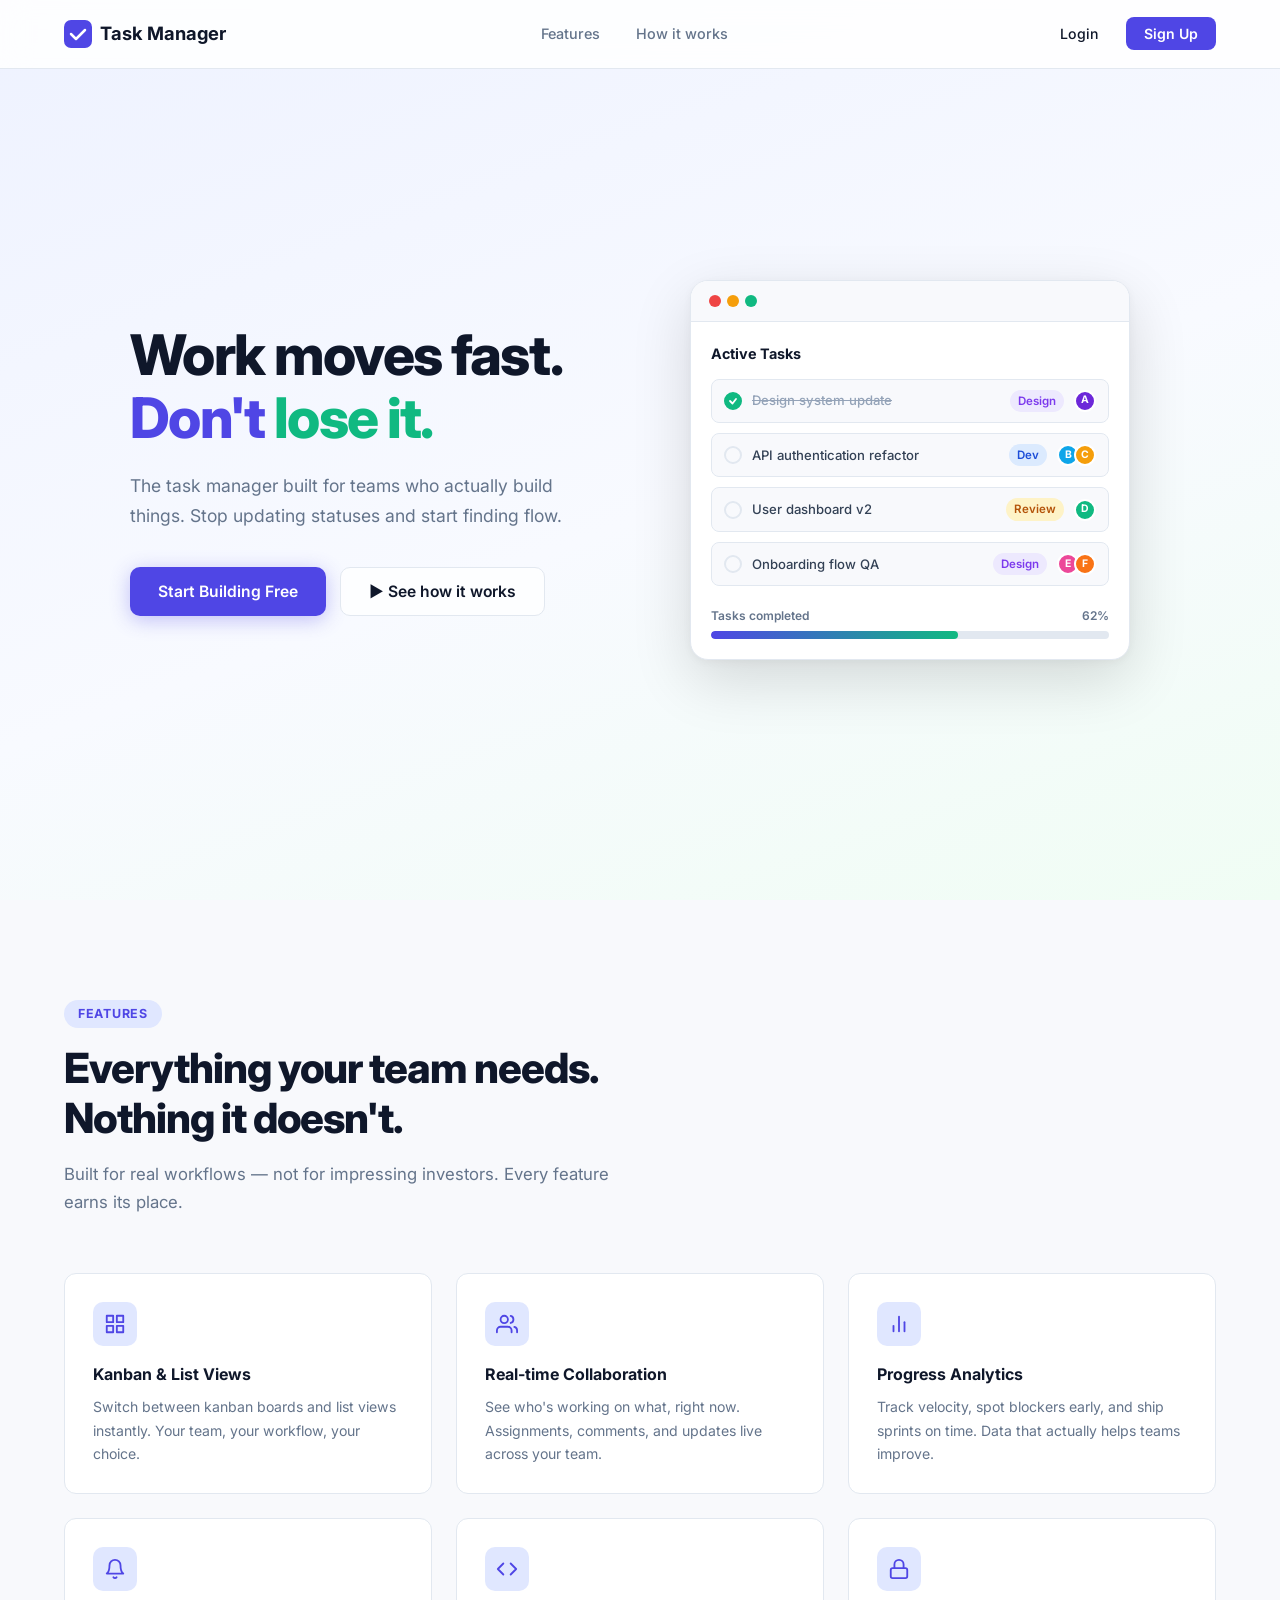
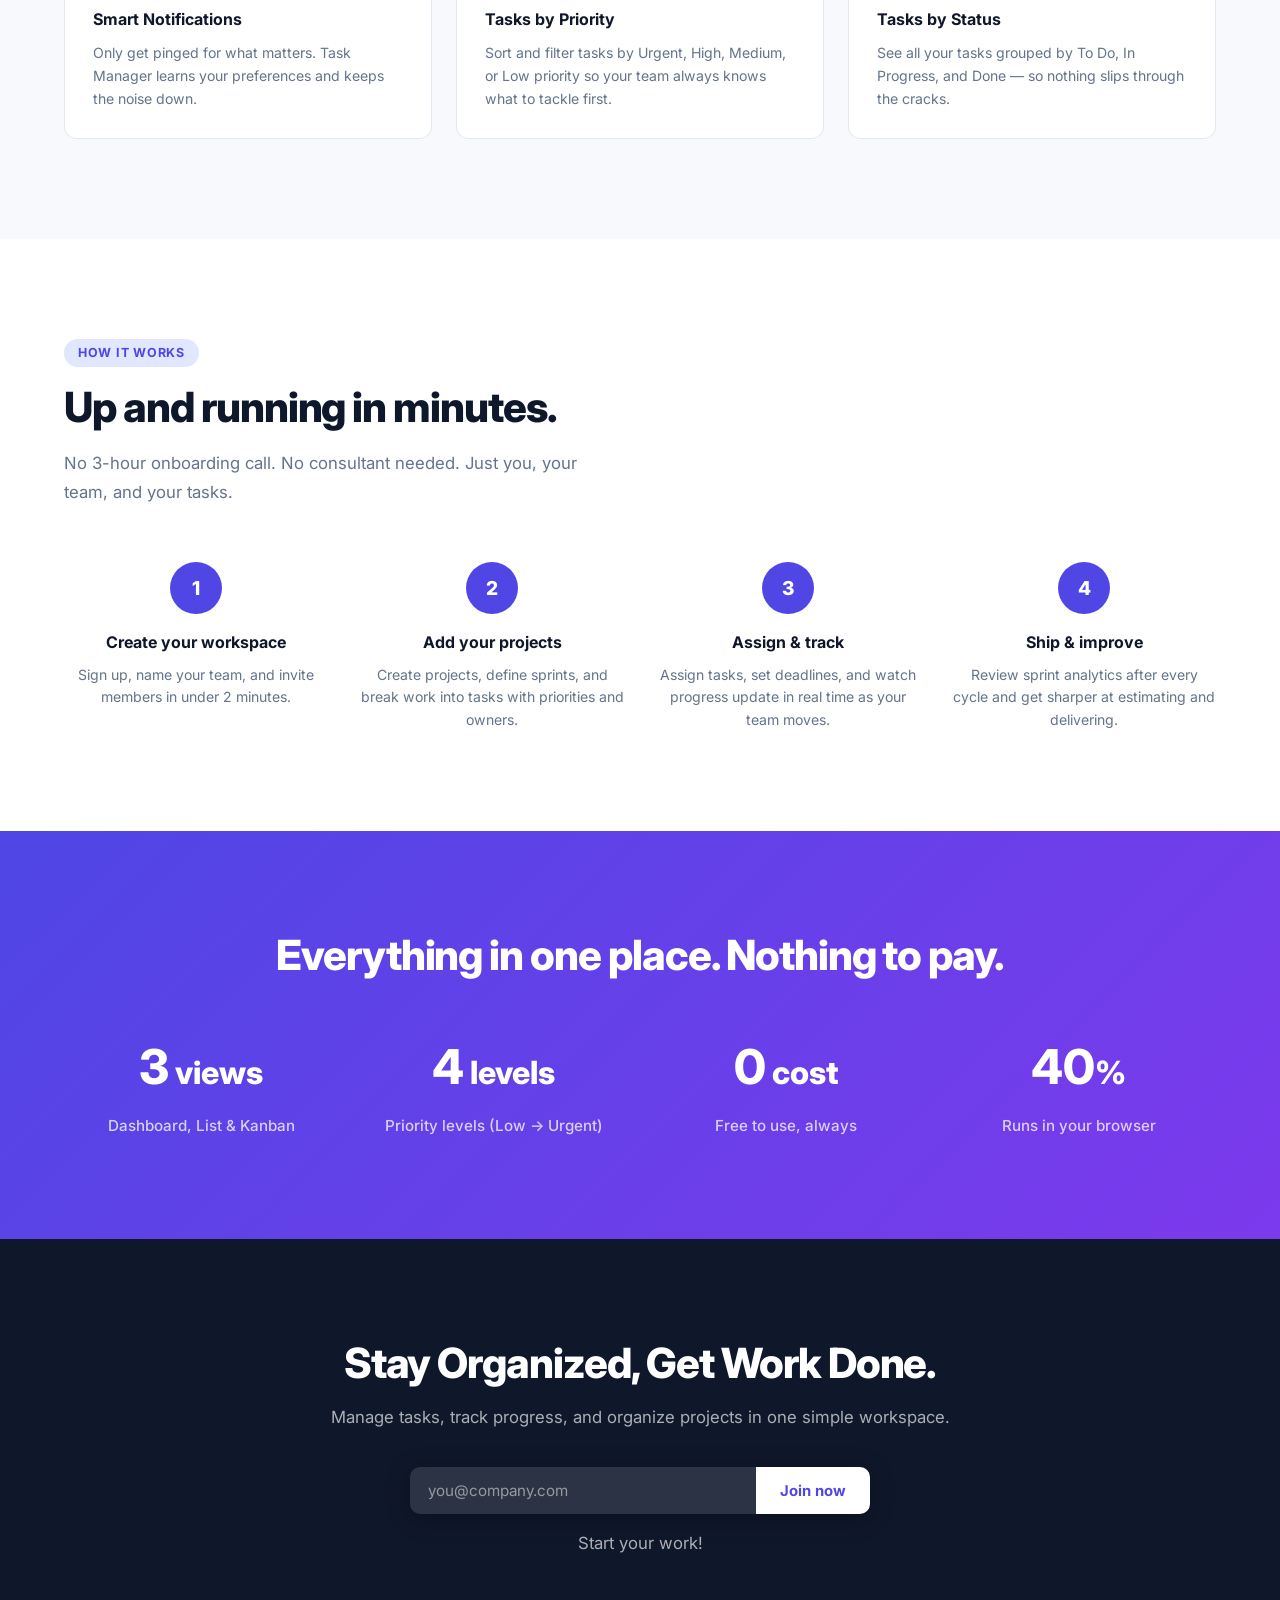
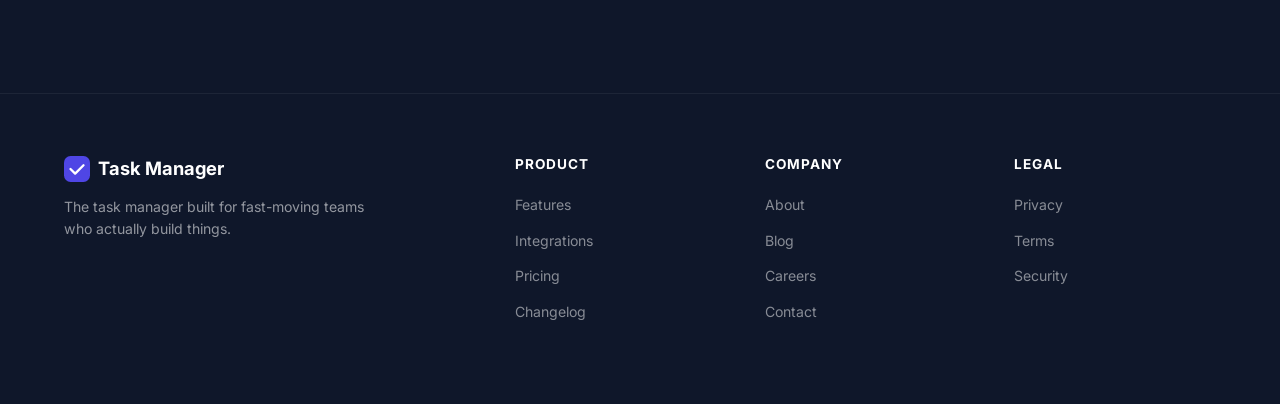
<file: index.html>
<!DOCTYPE html>
<html lang="en">
<head>
  <meta charset="UTF-8" />
  <meta name="viewport" content="width=device-width, initial-scale=1.0" />
  <title>Task Manager — Team Task Manager</title>
  <meta name="description" content="The task manager built for fast-moving teams. Stop losing track of work." />
  <link rel="icon" type="image/svg+xml" href="favicon.svg">
  <link rel="stylesheet" href="style.css">
  <link rel="preconnect" href="https://fonts.googleapis.com">
  <link rel="preconnect" href="https://fonts.gstatic.com" crossorigin>
  <link href="https://fonts.googleapis.com/css2?family=Inter:wght@400;500;600;700;800&display=swap" rel="stylesheet">
</head>
<body>

  <!-- NAV -->
  <nav id="nav">
    <a href="#" class="nav-logo">
      <svg width="28" height="28" viewBox="0 0 28 28" fill="none">
        <rect width="28" height="28" rx="7" fill="#4f46e5"/>
        <path d="M7 14l5 5 9-9" stroke="#fff" stroke-width="2.5" stroke-linecap="round" stroke-linejoin="round"/>
      </svg>
      Task Manager
    </a>
    <ul class="nav-links">
      <li><a href="#features">Features</a></li>
      <li><a href="#how">How it works</a></li>
      <!-- <li><a href="#pricing">Pricing</a></li> -->
    </ul>
    <div class="nav-cta">
      <button class="btn-login" onclick="showLogin()">Login</button>
      <button class="btn-signup" onclick="showSignup()">Sign Up</button>
    </div>
    <button class="hamburger" id="hamburger" aria-label="Open menu">
      <span></span><span></span><span></span>
    </button>
  </nav>

  <!-- MOBILE NAV -->
  <div class="mobile-nav" id="mobile-nav">
    <a href="#features" class="mobile-link">Features</a>
    <a href="#how" class="mobile-link">How it works</a>
    <a href="#pricing" class="mobile-link">Pricing</a>
    <a href="#cta" class="mobile-link">Get Started Free</a>
  </div>

  <!-- Auth Modal -->
  <div class="modal" id="authModal">
    <div class="modal-content">
      <span class="close" onclick="closeModal()" role="button" aria-label="Close">&times;</span>
      <div id="loginForm">
        <h2>Login</h2>
        <form onsubmit="login(event)" novalidate>
          <input type="email" id="loginEmail" placeholder="Email" required>
          <input type="password" id="loginPassword" placeholder="Password" required>
          <button type="submit" class="btn-primary" id="loginBtn">Login</button>
        </form>
        <p>Don't have an account? <a href="#signupForm" onclick="showSignupForm(); return false;">Sign up</a></p>
      </div>
      <div id="signupForm" style="display: none;">
        <h2>Sign Up</h2>
        <form onsubmit="signup(event)" novalidate>
          <div class="form-group">
            <input type="text" id="signupName" placeholder="Full Name" required minlength="2" maxlength="60">
            <span class="error-message" id="signupNameError"></span>
          </div>
          <div class="form-group">
            <input type="email" id="signupEmail" placeholder="Email" required>
            <span class="error-message" id="signupEmailError"></span>
          </div>
          <div class="form-group">
            <input type="password" id="signupPassword" placeholder="Password" required minlength="6">
            <span class="error-message" id="signupPasswordError"></span>
          </div>
          <div class="form-group">
            <input type="password" id="signupConfirmPassword" placeholder="Confirm Password" required minlength="6">
            <span class="error-message" id="signupConfirmPasswordError"></span>
          </div>
          <button type="submit" class="btn-primary" id="signupBtn">Sign Up</button>
        </form>
        <p>Already have an account? <a href="#loginForm" onclick="showLoginForm(); return false;">Login</a></p>
      </div>
    </div>
  </div>

  <!-- HERO -->
  <section class="hero">
    <div class="hero-inner">
      <div class="hero-text">
        <h1>Work moves fast.<br><span class="accent">Don't</span> <span class="accent-green">lose it.</span></h1>
        <p class="hero-sub">The task manager built for teams who actually build things. Stop updating statuses and start finding flow.</p>
        <div class="hero-actions">
          <button class="btn-large primary" onclick="document.getElementById('email-input').focus()">Start Building Free</button>
          <button class="btn-large outline" onclick="document.getElementById('how').scrollIntoView({behavior:'smooth'})">&#9654; See how it works</button>
        </div>
      </div>
      <div class="hero-visual">
        <div class="dashboard-mock">
          <div class="mock-header">
            <div class="mock-dot red"></div>
            <div class="mock-dot yellow"></div>
            <div class="mock-dot green"></div>
          </div>
          <div class="mock-body">
            <div class="mock-title">Active Tasks</div>
            <div class="task-list">
              <div class="task-item">
                <div class="task-check done">
                  <svg width="10" height="10" viewBox="0 0 10 10" fill="none"><path d="M2 5l2.5 2.5L8 3" stroke="#fff" stroke-width="1.8" stroke-linecap="round" stroke-linejoin="round"/></svg>
                </div>
                <span class="task-label done-text">Design system update</span>
                <span class="tag design">Design</span>
                <div class="avatar-stack"><div class="avatar" style="background:#6d28d9">A</div></div>
              </div>
              <div class="task-item">
                <div class="task-check todo"></div>
                <span class="task-label">API authentication refactor</span>
                <span class="tag dev">Dev</span>
                <div class="avatar-stack">
                  <div class="avatar" style="background:#0ea5e9">B</div>
                  <div class="avatar" style="background:#f59e0b">C</div>
                </div>
              </div>
              <div class="task-item">
                <div class="task-check todo"></div>
                <span class="task-label">User dashboard v2</span>
                <span class="tag review">Review</span>
                <div class="avatar-stack"><div class="avatar" style="background:#10b981">D</div></div>
              </div>
              <div class="task-item">
                <div class="task-check todo"></div>
                <span class="task-label">Onboarding flow QA</span>
                <span class="tag design">Design</span>
                <div class="avatar-stack">
                  <div class="avatar" style="background:#ec4899">E</div>
                  <div class="avatar" style="background:#f97316">F</div>
                </div>
              </div>
            </div>
            <div class="progress-bar-wrap">
              <div class="progress-label"><span>Tasks completed</span><span id="prog-pct">0%</span></div>
              <div class="progress-bar"><div class="progress-fill" id="progress-fill" style="width:0%"></div></div>
            </div>
          </div>
        </div>
      </div>
    </div>
  </section>

  <!-- FEATURES -->
  <section class="section" id="features">
    <div class="section-inner">
      <div class="reveal">
        <div class="section-tag">Features</div>
        <h2 class="section-heading">Everything your team needs.<br>Nothing it doesn't.</h2>
        <p class="section-sub">Built for real workflows — not for impressing investors. Every feature earns its place.</p>
      </div>
      <div class="features-grid">
        <div class="feature-card">
          <div class="feature-icon">
            <svg width="22" height="22" viewBox="0 0 24 24" fill="none" stroke="currentColor" stroke-width="2" stroke-linecap="round" stroke-linejoin="round"><rect x="3" y="3" width="7" height="7"/><rect x="14" y="3" width="7" height="7"/><rect x="14" y="14" width="7" height="7"/><rect x="3" y="14" width="7" height="7"/></svg>
          </div>
          <div class="feature-title">Kanban &amp; List Views</div>
          <div class="feature-desc">Switch between kanban boards and list views instantly. Your team, your workflow, your choice.</div>
        </div>
        <div class="feature-card">
          <div class="feature-icon">
            <svg width="22" height="22" viewBox="0 0 24 24" fill="none" stroke="currentColor" stroke-width="2" stroke-linecap="round" stroke-linejoin="round"><path d="M17 21v-2a4 4 0 0 0-4-4H5a4 4 0 0 0-4 4v2"/><circle cx="9" cy="7" r="4"/><path d="M23 21v-2a4 4 0 0 0-3-3.87"/><path d="M16 3.13a4 4 0 0 1 0 7.75"/></svg>
          </div>
          <div class="feature-title">Real-time Collaboration</div>
          <div class="feature-desc">See who's working on what, right now. Assignments, comments, and updates live across your team.</div>
        </div>
        <div class="feature-card">
          <div class="feature-icon">
            <svg width="22" height="22" viewBox="0 0 24 24" fill="none" stroke="currentColor" stroke-width="2" stroke-linecap="round" stroke-linejoin="round"><line x1="18" y1="20" x2="18" y2="10"/><line x1="12" y1="20" x2="12" y2="4"/><line x1="6" y1="20" x2="6" y2="14"/></svg>
          </div>
          <div class="feature-title">Progress Analytics</div>
          <div class="feature-desc">Track velocity, spot blockers early, and ship sprints on time. Data that actually helps teams improve.</div>
        </div>
        <div class="feature-card">
          <div class="feature-icon">
            <svg width="22" height="22" viewBox="0 0 24 24" fill="none" stroke="currentColor" stroke-width="2" stroke-linecap="round" stroke-linejoin="round"><path d="M18 8A6 6 0 0 0 6 8c0 7-3 9-3 9h18s-3-2-3-9"/><path d="M13.73 21a2 2 0 0 1-3.46 0"/></svg>
          </div>
          <div class="feature-title">Smart Notifications</div>
          <div class="feature-desc">Only get pinged for what matters. Task Manager learns your preferences and keeps the noise down.</div>
        </div>
        <div class="feature-card">
          <div class="feature-icon">
            <svg width="22" height="22" viewBox="0 0 24 24" fill="none" stroke="currentColor" stroke-width="2" stroke-linecap="round" stroke-linejoin="round"><polyline points="16 18 22 12 16 6"/><polyline points="8 6 2 12 8 18"/></svg>
          </div>
          <div class="feature-title">Tasks by Priority</div>
          <div class="feature-desc">Sort and filter tasks by Urgent, High, Medium, or Low priority so your team always knows what to tackle first.</div>
        </div>
        <div class="feature-card">
          <div class="feature-icon">
            <svg width="22" height="22" viewBox="0 0 24 24" fill="none" stroke="currentColor" stroke-width="2" stroke-linecap="round" stroke-linejoin="round"><rect x="3" y="11" width="18" height="11" rx="2" ry="2"/><path d="M7 11V7a5 5 0 0 1 10 0v4"/></svg>
          </div>
          <div class="feature-title">Tasks by Status</div>
          <div class="feature-desc">See all your tasks grouped by To Do, In Progress, and Done — so nothing slips through the cracks.</div>
        </div>
      </div>
    </div>
  </section>

  <!-- HOW IT WORKS -->
  <section class="section how" id="how">
    <div class="section-inner">
      <div class="reveal">
        <div class="section-tag">How it works</div>
        <h2 class="section-heading">Up and running in minutes.</h2>
        <p class="section-sub">No 3-hour onboarding call. No consultant needed. Just you, your team, and your tasks.</p>
      </div>
      <div class="steps">
        <div class="step">
          <div class="step-num">1</div>
          <div class="step-title">Create your workspace</div>
          <div class="step-desc">Sign up, name your team, and invite members in under 2 minutes.</div>
        </div>
        <div class="step">
          <div class="step-num">2</div>
          <div class="step-title">Add your projects</div>
          <div class="step-desc">Create projects, define sprints, and break work into tasks with priorities and owners.</div>
        </div>
        <div class="step">
          <div class="step-num">3</div>
          <div class="step-title">Assign &amp; track</div>
          <div class="step-desc">Assign tasks, set deadlines, and watch progress update in real time as your team moves.</div>
        </div>
        <div class="step">
          <div class="step-num">4</div>
          <div class="step-title">Ship &amp; improve</div>
          <div class="step-desc">Review sprint analytics after every cycle and get sharper at estimating and delivering.</div>
        </div>
      </div>
    </div>
  </section>

  <!-- STATS -->
  <section class="section stats">
    <div class="section-inner">
      <div class="reveal" style="text-align:center">
        <h2 class="section-heading">Everything in one place. Nothing to pay.</h2>
      </div>
      <div class="stats-grid">
        <div class="stat-item reveal">
          <div class="stat-number" data-target="3">0<span> views</span></div>
          <div class="stat-label">Dashboard, List &amp; Kanban</div>
        </div>
        <div class="stat-item reveal">
          <div class="stat-number" data-target="4">0<span> levels</span></div>
          <div class="stat-label">Priority levels (Low → Urgent)</div>
        </div>
        <div class="stat-item reveal">
          <div class="stat-number" data-target="0">0<span> cost</span></div>
          <div class="stat-label">Free to use, always</div>
        </div>
        <div class="stat-item reveal">
          <div class="stat-number" data-target="100">0<span>%</span></div>
          <div class="stat-label">Runs in your browser</div>
        </div>
      </div>
    </div>
  </section>

  <!-- CTA -->
  <section class="cta-section" id="cta">
    <div class="cta-inner">
      <h2>Stay Organized, Get Work Done.</h2>
      <p>Manage tasks, track progress, and organize projects in one simple workspace.</p>
      <form class="cta-form" id="cta-form" onsubmit="handleSignup(event)">
        <input type="email" class="cta-input" id="email-input" placeholder="you@company.com" required />
        <button type="submit" class="btn-white">Join now</button>
      </form>
      <div class="success-msg" id="success-msg">You're on the list! We'll be in touch soon.</div>
      <p class="cta-note">Start your work!</p>
    </div>
  </section>

  <!-- FOOTER -->
  <footer>
    <div class="footer-inner">
      <div class="footer-top">
        <div class="footer-brand">
          <a href="#" class="nav-logo">
            <svg width="26" height="26" viewBox="0 0 28 28" fill="none">
              <rect width="28" height="28" rx="7" fill="#4f46e5"/>
              <path d="M7 14l5 5 9-9" stroke="#fff" stroke-width="2.5" stroke-linecap="round" stroke-linejoin="round"/>
            </svg>
            Task Manager
          </a>
          <p>The task manager built for fast-moving teams who actually build things.</p>
        </div>
        <div class="footer-col">
          <h4>Product</h4>
          <ul>
            <li><a href="#">Features</a></li>
            <li><a href="#">Integrations</a></li>
            <li><a href="#">Pricing</a></li>
            <li><a href="#">Changelog</a></li>
          </ul>
        </div>
        <div class="footer-col">
          <h4>Company</h4>
          <ul>
            <li><a href="#">About</a></li>
            <li><a href="#">Blog</a></li>
            <li><a href="#">Careers</a></li>
            <li><a href="#">Contact</a></li>
          </ul>
        </div>
        <div class="footer-col">
          <h4>Legal</h4>
          <ul>
            <li><a href="#">Privacy</a></li>
            <li><a href="#">Terms</a></li>
            <li><a href="#">Security</a></li>
          </ul>
        </div>
      </div>
    </div>
  </footer>
  <script src="script.js"></script>
</body>
</html>
</file>
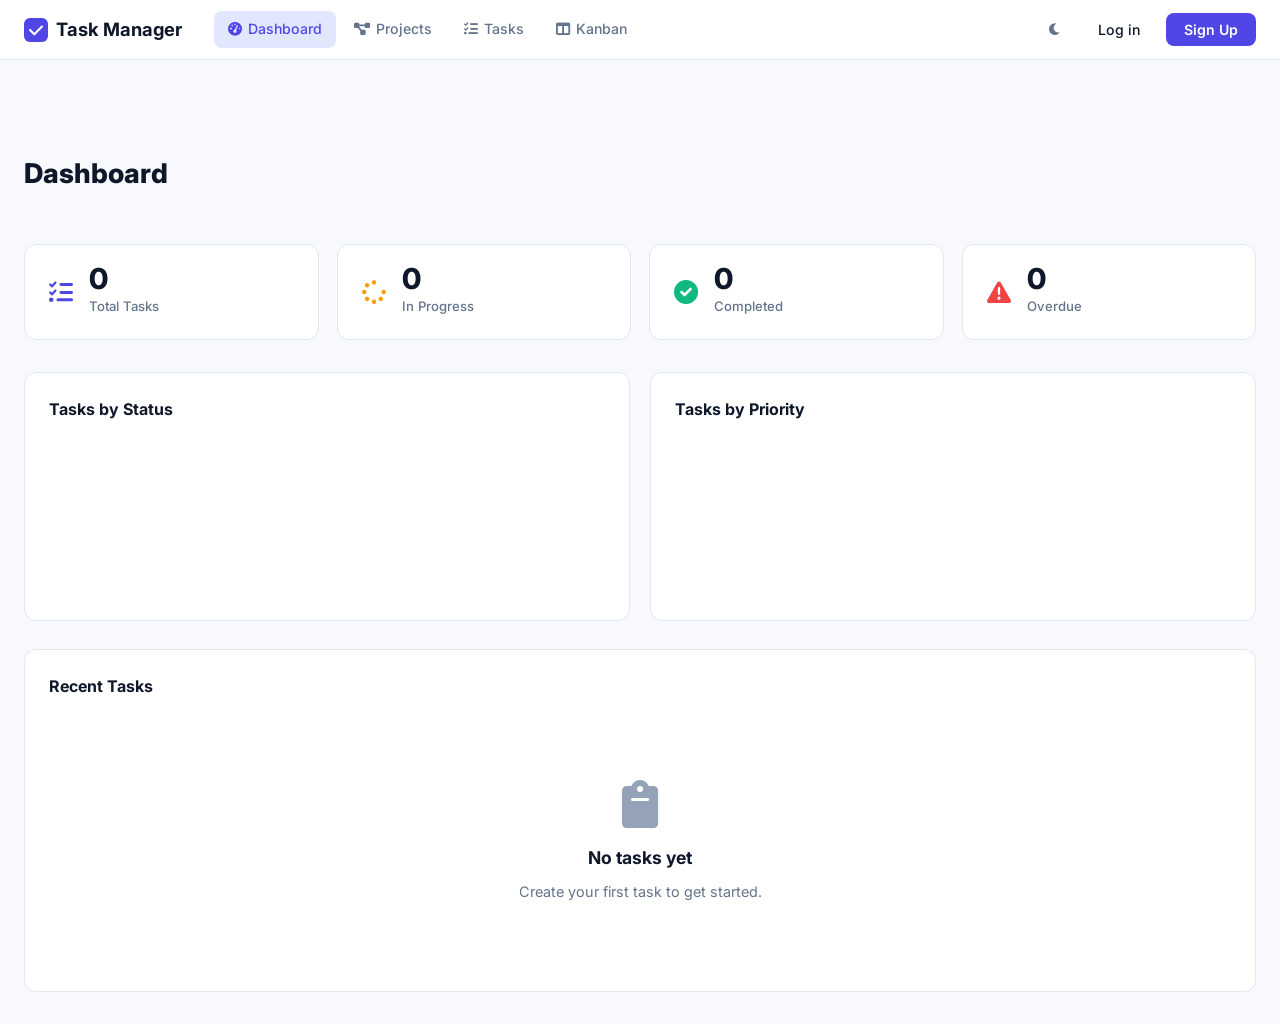
<file: app.html>
<!DOCTYPE html>
<html lang="en" data-theme="light">
<head>
    <meta charset="UTF-8">
    <meta name="viewport" content="width=device-width, initial-scale=1.0">
    <title>Task Manager — Dashboard</title>
    <link rel="icon" type="image/svg+xml" href="favicon.svg">
    <link rel="stylesheet" href="style.css">
    <link href="https://cdnjs.cloudflare.com/ajax/libs/font-awesome/6.0.0/css/all.min.css" rel="stylesheet">
    <link rel="preconnect" href="https://fonts.googleapis.com">
    <link rel="preconnect" href="https://fonts.gstatic.com" crossorigin>
    <link href="https://fonts.googleapis.com/css2?family=Inter:wght@400;500;600;700;800&display=swap" rel="stylesheet">
    
</head>
<body>
    <div id="notifications" aria-live="polite"></div>

    <nav class="navbar">
        <div class="nav-container">
            <button class="hamburger-btn" onclick="toggleNavMenu();" aria-label="Toggle Menu">
                <span></span><span></span><span></span><span></span>
            </button>

            <div class="nav-logo">
                <svg width="24" height="24" viewBox="0 0 28 28" fill="none" style="flex-shrink:0">
                    <rect width="28" height="28" rx="7" fill="#4f46e5"/>
                    <path d="M7 14l5 5 9-9" stroke="#fff" stroke-width="2.5" stroke-linecap="round" stroke-linejoin="round"/>
                </svg>
                <span>Task Manager</span>
            </div>

            <div class="nav-menu" id="navMenu">
                <a href="#" class="nav-link" onclick="showDashboard(); closeDropdowns(); closeNavMenu(); return false;">
                    <i class="fas fa-tachometer-alt"></i> Dashboard
                </a>
                <a href="#" class="nav-link" onclick="showProjects(); closeDropdowns(); closeNavMenu(); return false;">
                    <i class="fas fa-project-diagram"></i> Projects
                </a>
                <a href="#" class="nav-link" onclick="showTasks(); closeDropdowns(); closeNavMenu(); return false;">
                    <i class="fas fa-list-check"></i> Tasks
                </a>
                <a href="#" class="nav-link" onclick="showKanban(); closeDropdowns(); closeNavMenu(); return false;">
                    <i class="fas fa-columns"></i> Kanban
                </a>
            </div>

            <div class="nav-right">
                <button class="theme-toggle" onclick="toggleTheme()" aria-label="Toggle dark mode">
                    <i class="fas fa-moon" id="themeIcon"></i>
                </button>

                <div class="nav-auth" id="navAuth" style="display: flex;">
                    <button class="btn-login" onclick="showLogin()">Log in</button>
                    <button class="btn-signup" onclick="showSignup()">Sign Up</button>
                </div>

                <div class="nav-profile-container" id="navProfileContainer" style="display: none;">
                    <div class="nav-user" id="nav-profile" onclick="toggleProfileDropdown()" tabindex="0">
                        <i class="fas fa-user-circle"></i>
                        <span id="user-name">User</span>
                        <i class="fas fa-chevron-down"></i>
                    </div>
                    <div class="profile-dropdown" id="profileDropdown">
                        <div class="dropdown-header">
                            <div id="dropdown-user-name"></div>
                            <div id="dropdown-user-role">Admin</div>
                        </div>
                        <button onclick="showAccount(); closeDropdowns()">
                            <i class="fas fa-user"></i> My Account
                        </button>
                        <button onclick="logout()">
                            <i class="fas fa-sign-out-alt"></i> Logout
                        </button>
                    </div>
                </div>
            </div>
        </div>
    </nav>

    <!-- Auth Modal -->
    <div class="modal" id="authModal">
        <div class="modal-content">
            <span class="close" onclick="closeModal()" role="button" aria-label="Close">&times;</span>
            <div id="loginForm">
                <h2>Login</h2>
                <form onsubmit="login(event)" novalidate>
                    <input type="email" id="loginEmail" placeholder="Email" required>
                    <input type="password" id="loginPassword" placeholder="Password" required>
                    <button type="submit" class="btn-primary" id="loginBtn">Login</button>
                </form>
                <p>Don't have an account? <a href="#signupForm" onclick="showSignupForm(); return false;">Sign up</a></p>
            </div>
            <div id="signupForm" style="display: none;">
                <h2>Sign Up</h2>
                <form onsubmit="signup(event)" novalidate>
                    <div class="form-group">
                        <input type="text" id="signupName" placeholder="Full Name" required minlength="2" maxlength="60">
                        <span class="error-message" id="signupNameError"></span>
                    </div>
                    <div class="form-group">
                        <input type="email" id="signupEmail" placeholder="Email" required>
                        <span class="error-message" id="signupEmailError"></span>
                    </div>
                    <div class="form-group">
                        <input type="password" id="signupPassword" placeholder="Password" required minlength="6">
                        <span class="error-message" id="signupPasswordError"></span>
                    </div>
                    <button type="submit" class="btn-primary" id="signupBtn">Sign Up</button>
                </form>
                <p>Already have an account? <a href="#loginForm" onclick="showLoginForm(); return false;">Login</a></p>
            </div>
        </div>
    </div>

    <main class="main-content">
        <!-- Dashboard -->
        <div id="dashboard" class="page active">
            <div class="dashboard-header">
                <h1>Dashboard</h1>
                <div class="stats-grid">
                    <div class="stat-card" data-tooltip="Total tasks across all projects">
                        <i class="fas fa-tasks"></i>
                        <div><h3 id="totalTasks">0</h3><span>Total Tasks</span></div>
                    </div>
                    <div class="stat-card bg-progress" data-tooltip="Currently in progress">
                        <i class="fas fa-spinner"></i>
                        <div><h3 id="inProgress">0</h3><span>In Progress</span></div>
                    </div>
                    <div class="stat-card bg-complete" data-tooltip="Successfully completed">
                        <i class="fas fa-check-circle"></i>
                        <div><h3 id="completed">0</h3><span>Completed</span></div>
                    </div>
                    <div class="stat-card bg-overdue" data-tooltip="Past due date">
                        <i class="fas fa-exclamation-triangle"></i>
                        <div><h3 id="overdue">0</h3><span>Overdue</span></div>
                    </div>
                </div>
            </div>

            <div class="charts-grid">
                <div class="chart-card">
                    <h3>Tasks by Status</h3>
                    <canvas id="statusChart"></canvas>
                </div>
                <div class="chart-card">
                    <h3>Tasks by Priority</h3>
                    <canvas id="priorityChart"></canvas>
                </div>
            </div>

            <div class="tasks-grid">
                <div class="tasks-section">
                    <h3>Recent Tasks</h3>
                    <div id="recentTasks" class="tasks-list"></div>
                </div>
            </div>
        </div>

        <!-- Projects Page -->
        <div id="projects" class="page">
            <div class="page-header">
                <div>
                    <h1>Projects</h1>
                    <div class="search-filter">
                        <input type="text" id="projectsSearch" placeholder="Search projects...">
                    </div>
                </div>
                <button class="btn-primary" onclick="showCreateProjectModal()">
                    <i class="fas fa-plus"></i> New Project
                </button>
            </div>
            <div id="projectsList" class="projects-grid"></div>
        </div>

        <!-- Tasks Page -->
        <div id="tasks" class="page">
            <div class="page-header">
                <div>
                    <h1>All Tasks</h1>
                    <div class="search-filter">
                        <input type="text" id="tasksSearch" placeholder="Search tasks...">
                        <select id="tasksFilter">
                            <option value="">All Status</option>
                            <option value="PENDING">Pending</option>
                            <option value="IN_PROGRESS">In Progress</option>
                            <option value="COMPLETED">Completed</option>
                        </select>
                        <select id="priorityFilter">
                            <option value="">All Priorities</option>
                            <option value="LOW">Low</option>
                            <option value="MEDIUM">Medium</option>
                            <option value="HIGH">High</option>
                            <option value="URGENT">Urgent</option>
                        </select>
                    </div>
                </div>
                <button class="btn-primary" onclick="showCreateTaskModal()">
                    <i class="fas fa-plus"></i> New Task
                </button>
            </div>
            <div id="tasksList" class="tasks-grid"></div>
        </div>

        <!-- Kanban Board -->
        <div id="kanban" class="page">
            <div class="page-header">
                <h1>Kanban Board</h1>
                <div class="kanban-controls">
                    <button class="btn-primary" onclick="showCreateTaskModal()">
                        <i class="fas fa-plus"></i> Add Task
                    </button>
                </div>
            </div>
            <div id="kanbanBoard" class="kanban-board"></div>
        </div>

        <!-- Project Details -->
        <div id="projectDetails" class="page">
            <div class="page-header">
                <button class="btn-secondary" onclick="showProjects()">
                    <i class="fas fa-arrow-left"></i> Back to Projects
                </button>
                <div class="project-actions">
                    <button class="btn-primary" onclick="showEditProjectModal()">
                        <i class="fas fa-edit"></i> Edit Project
                    </button>
                    <button class="btn-danger" onclick="confirmDeleteProject()">
                        <i class="fas fa-trash"></i> Delete Project
                    </button>
                </div>
            </div>
            <div class="project-detail-header">
                <h1 id="projectDetailTitle">Project Details</h1>
                <p id="projectDetailDesc"></p>
                <div class="project-meta">
                    <span id="projectOwner"></span>
                    <span id="projectMembers"></span>
                </div>
            </div>
            <div class="page-header">
                <h2>Project Tasks</h2>
                <button class="btn-primary" onclick="showCreateTaskModal(currentProjectId)">
                    <i class="fas fa-plus"></i> Add Task
                </button>
            </div>
            <div id="projectTasksList" class="tasks-grid"></div>
        </div>
    </main>

    <!-- Project Modal -->
    <div class="modal" id="projectModal">
        <div class="modal-content">
            <span class="close" onclick="closeProjectModal()" role="button" aria-label="Close">&times;</span>
            <h2 id="projectModalTitle">Create Project</h2>
            <form id="projectForm" onsubmit="saveProject(event)" novalidate>
                <input type="hidden" id="projectId">
                <div class="form-group">
                    <input type="text" id="projectName" placeholder="Project Name *" required maxlength="100" minlength="3">
                    <span class="error-message" id="projectNameError"></span>
                </div>
                <div class="form-group">
                    <textarea id="projectDesc" placeholder="Description (optional)" maxlength="500"></textarea>
                </div>
                <div class="action-buttons">
                    <button type="submit" class="btn-primary" id="projectSaveBtn">Save Project</button>
                    <button type="button" class="btn-secondary" onclick="closeProjectModal()">Cancel</button>
                </div>
            </form>
        </div>
    </div>

    <!-- Task Modal -->
    <div class="modal" id="taskModal">
        <div class="modal-content large">
            <span class="close" onclick="closeTaskModal()" role="button" aria-label="Close">&times;</span>
            <h2 id="taskModalTitle">Create Task</h2>
            <form id="taskForm" onsubmit="saveTask(event)" novalidate>
                <input type="hidden" id="taskId">
                <input type="hidden" id="taskProjectId">
                <div class="form-group">
                    <input type="text" id="taskTitle" placeholder="Task Title *" required maxlength="100" minlength="3">
                    <span class="error-message" id="taskTitleError"></span>
                </div>
                <div class="form-row">
                    <div class="form-group">
                        <select id="taskPriority" required>
                            <option value="">Priority *</option>
                            <option value="LOW">Low</option>
                            <option value="MEDIUM">Medium</option>
                            <option value="HIGH">High</option>
                            <option value="URGENT">Urgent</option>
                        </select>
                        <span class="error-message" id="taskPriorityError"></span>
                    </div>
                    <div class="form-group">
                        <input type="date" id="taskDueDate">
                    </div>
                </div>
                <div class="form-group">
                    <textarea id="taskDesc" placeholder="Description (optional)" maxlength="1000"></textarea>
                </div>
                <div class="form-row">
                    <select id="taskStatus">
                        <option value="PENDING">Pending</option>
                        <option value="IN_PROGRESS">In Progress</option>
                        <option value="COMPLETED">Completed</option>
                    </select>
                    <select id="taskProject">
                        <option value="">No Project</option>
                    </select>
                </div>
                <div class="action-buttons">
                    <button type="submit" class="btn-primary" id="taskSaveBtn">Save Task</button>
                    <button type="button" class="btn-secondary" onclick="closeTaskModal()">Cancel</button>
                </div>
            </form>
        </div>
    </div>

    <!-- Confirmation Modal -->
    <div class="modal" id="confirmModal">
        <div class="modal-content">
            <span class="close" onclick="closeConfirmModal()" role="button" aria-label="Close">&times;</span>
            <h2>Confirm Delete</h2>
            <p id="confirmMessage">Are you sure?</p>
            <div class="action-buttons">
                <button class="btn-danger" id="confirmDeleteBtn">Yes, Delete</button>
                <button class="btn-secondary" onclick="closeConfirmModal()">Cancel</button>
            </div>
        </div>
    </div>
    <script src="script.js"></script>
</body>
</html>
</file>
<file: style.css>
/* ===== DESIGN TOKENS ===== */
:root {
  --primary: #4f46e5;
  --primary-dark: #3730a3;
  --primary-light: #e0e7ff;
  --accent-green: #10b981;
  --accent-yellow: #f59e0b;
  --accent-red: #ef4444;
  --accent-purple: #8b5cf6;

  --bg: #f8f9fc;
  --bg-card: #ffffff;
  --bg-hover: #f1f5f9;
  --border: #e2e8f0;
  --border-focus: #4f46e5;

  --text: #0f172a;
  --text-muted: #64748b;
  --text-subtle: #94a3b8;

  --radius: 12px;
  --radius-sm: 8px;
  --radius-lg: 18px;

  --shadow: 0 1px 3px rgba(0,0,0,.06), 0 4px 16px rgba(0,0,0,.06);
  --shadow-lg: 0 8px 40px rgba(0,0,0,.12);

  --transition: 0.2s ease;
}

[data-theme="dark"] {
  --bg: #0f172a;
  --bg-card: #1e293b;
  --bg-hover: #273549;
  --border: #334155;
  --text: #f1f5f9;
  --text-muted: #94a3b8;
  --text-subtle: #64748b;
  --primary-light: #1e1b4b;
}

/* ===== RESET ===== */
*, *::before, *::after { box-sizing: border-box; margin: 0; padding: 0; }
html { scroll-behavior: smooth; }
body {
  font-family: 'Inter', -apple-system, BlinkMacSystemFont, sans-serif;
  background: var(--bg);
  color: var(--text);
  line-height: 1.6;
  -webkit-font-smoothing: antialiased;
}
a { text-decoration: none; color: inherit; }
button { cursor: pointer; border: none; outline: none; background: none; font-family: inherit; }
input, select, textarea { font-family: inherit; }

/* ===== LANDING NAV ===== */
#nav {
  position: fixed; top: 0; left: 0; right: 0; z-index: 100;
  display: flex; align-items: center; justify-content: space-between;
  padding: 0 5%;
  height: 68px;
  background: rgba(255,255,255,0.85);
  backdrop-filter: blur(14px);
  -webkit-backdrop-filter: blur(14px);
  border-bottom: 1px solid transparent;
  transition: border-color var(--transition), box-shadow var(--transition), background var(--transition);
}
#nav.scrolled {
  border-color: var(--border);
  box-shadow: 0 2px 20px rgba(0,0,0,.06);
  background: rgba(255,255,255,0.97);
}
.nav-logo {
  display: flex; align-items: center; gap: 8px;
  font-weight: 700; font-size: 1.15rem; color: var(--text);
}
.nav-links {
  display: flex; list-style: none; gap: 36px;
}
.nav-links a {
  font-size: 0.9rem; font-weight: 500; color: var(--text-muted);
  transition: color var(--transition);
}
.nav-links a:hover { color: var(--primary); }
.nav-cta { display: flex; align-items: center; gap: 10px; }
.btn-login {
  padding: 8px 18px; font-size: 0.88rem; font-weight: 500;
  color: var(--text); border-radius: 8px;
  background: transparent;
  transition: background var(--transition), color var(--transition);
}
.btn-login:hover { background: var(--bg-hover); }
.btn-signup {
  padding: 8px 18px; font-size: 0.88rem; font-weight: 600;
  color: #fff; background: var(--primary); border-radius: 8px;
  transition: background var(--transition), transform var(--transition);
}
.btn-signup:hover { background: var(--primary-dark); transform: translateY(-1px); }
.hamburger {
  display: none; flex-direction: column; gap: 5px;
  padding: 6px; border-radius: 6px;
  transition: background var(--transition);
}
.hamburger:hover { background: var(--bg-hover); }
.hamburger span {
  display: block; width: 22px; height: 2px;
  background: var(--text); border-radius: 2px;
  transition: transform var(--transition), opacity var(--transition);
}
.mobile-nav {
  position: fixed; top: 68px; left: 0; right: 0; z-index: 99;
  background: #fff; border-bottom: 1px solid var(--border);
  display: flex; flex-direction: column; gap: 0;
  max-height: 0; overflow: hidden;
  transition: max-height 0.35s cubic-bezier(.4,0,.2,1);
}
.mobile-nav.open { max-height: 300px; }
.mobile-link {
  display: block; padding: 14px 5%;
  font-weight: 500; color: var(--text-muted);
  border-bottom: 1px solid var(--border);
  transition: background var(--transition), color var(--transition);
}
.mobile-link:hover { background: var(--bg-hover); color: var(--primary); }

/* ===== AUTH MODAL ===== */
.modal {
  display: none; position: fixed; inset: 0; z-index: 1000;
  background: rgba(0,0,0,0.45); backdrop-filter: blur(4px);
  align-items: center; justify-content: center;
}
.modal.active { display: flex; }
.modal-content {
  background: var(--bg-card); border-radius: var(--radius-lg);
  padding: 36px 40px; width: 90%; max-width: 420px;
  box-shadow: var(--shadow-lg); position: relative;
  animation: modal-in 0.22s ease;
}
.modal-content.large { max-width: 560px; }
@keyframes modal-in {
  from { opacity: 0; transform: translateY(12px) scale(.97); }
  to   { opacity: 1; transform: translateY(0) scale(1); }
}
.modal-content h2 { margin-bottom: 20px; font-size: 1.35rem; }
.modal-content p { margin-top: 14px; font-size: 0.88rem; color: var(--text-muted); }
.modal-content p a { color: var(--primary); font-weight: 500; }
.close {
  position: absolute; top: 16px; right: 20px;
  font-size: 1.5rem; line-height: 1; color: var(--text-muted);
  cursor: pointer; padding: 4px 8px; border-radius: 6px;
  transition: background var(--transition), color var(--transition);
}
.close:hover { background: var(--bg-hover); color: var(--text); }
.modal input[type="email"],
.modal input[type="text"],
.modal input[type="password"] {
  display: block; width: 100%; padding: 11px 14px;
  margin-bottom: 12px; border-radius: var(--radius-sm);
  border: 1.5px solid var(--border); background: var(--bg);
  color: var(--text); font-size: 0.93rem;
  transition: border-color var(--transition), box-shadow var(--transition);
}
.modal input:focus {
  border-color: var(--border-focus);
  box-shadow: 0 0 0 3px rgba(79,70,229,.12);
  outline: none;
}
.form-group { position: relative; margin-bottom: 4px; }
.error-message { display: block; font-size: 0.78rem; color: var(--accent-red); margin-bottom: 8px; min-height: 1em; }
.btn-primary {
  display: block; width: 100%; padding: 11px;
  background: var(--primary); color: #fff;
  border-radius: var(--radius-sm); font-size: 0.95rem; font-weight: 600;
  margin-top: 4px;
  transition: background var(--transition), transform var(--transition), box-shadow var(--transition);
}
.btn-primary:hover {
  background: var(--primary-dark); transform: translateY(-1px);
  box-shadow: 0 4px 16px rgba(79,70,229,.28);
}
.btn-secondary {
  padding: 10px 18px; border-radius: var(--radius-sm);
  border: 1.5px solid var(--border); background: var(--bg-card);
  color: var(--text); font-size: 0.9rem; font-weight: 500;
  transition: background var(--transition), border-color var(--transition);
}
.btn-secondary:hover { background: var(--bg-hover); }
.btn-danger {
  padding: 10px 18px; border-radius: var(--radius-sm);
  background: var(--accent-red); color: #fff;
  font-size: 0.9rem; font-weight: 600;
  transition: background var(--transition);
}
.btn-danger:hover { background: #dc2626; }
.action-buttons { display: flex; gap: 10px; margin-top: 12px; }

/* ===== HERO ===== */
.hero {
  padding: 140px 5% 100px;
  background: linear-gradient(160deg, #eef2ff 0%, #f8faff 55%, #f0fdf4 100%);
  min-height: 100vh;
  display: flex; align-items: center;
}
.hero-inner {
  max-width: 1180px; margin: 0 auto;
  display: grid; grid-template-columns: 1fr 1fr; gap: 60px; align-items: center;
}
.hero-text h1 {
  font-size: clamp(2.4rem, 5vw, 3.5rem);
  font-weight: 800; line-height: 1.12; letter-spacing: -0.03em;
  margin-bottom: 22px;
}
.accent { color: var(--primary); }
.accent-green { color: var(--accent-green); }
.hero-sub {
  font-size: 1.1rem; color: var(--text-muted);
  max-width: 480px; margin-bottom: 36px; line-height: 1.7;
}
.hero-actions { display: flex; gap: 14px; flex-wrap: wrap; }
.btn-large {
  padding: 14px 28px; border-radius: 10px;
  font-size: 0.98rem; font-weight: 600;
  transition: all var(--transition);
}
.btn-large.primary {
  background: var(--primary); color: #fff;
  box-shadow: 0 4px 20px rgba(79,70,229,.32);
}
.btn-large.primary:hover {
  background: var(--primary-dark); transform: translateY(-2px);
  box-shadow: 0 8px 28px rgba(79,70,229,.38);
}
.btn-large.outline {
  border: 1.5px solid var(--border); background: rgba(255,255,255,.8);
  color: var(--text);
}
.btn-large.outline:hover { background: #fff; transform: translateY(-1px); }

/* Dashboard mock */
.hero-visual { display: flex; justify-content: center; }
.dashboard-mock {
  background: #fff;
  border-radius: var(--radius-lg);
  box-shadow: 0 20px 60px rgba(0,0,0,.14), 0 2px 8px rgba(0,0,0,.04);
  overflow: hidden; width: 100%; max-width: 440px;
  border: 1px solid #e2e8f0;
}
.mock-header {
  display: flex; gap: 6px; padding: 14px 18px;
  background: #f8f9fc; border-bottom: 1px solid #e2e8f0;
}
.mock-dot { width: 12px; height: 12px; border-radius: 50%; }
.mock-dot.red { background: #ef4444; }
.mock-dot.yellow { background: #f59e0b; }
.mock-dot.green { background: #10b981; }
.mock-body { padding: 20px; }
.mock-title { font-weight: 700; font-size: 0.9rem; color: #0f172a; margin-bottom: 14px; }
.task-list { display: flex; flex-direction: column; gap: 10px; margin-bottom: 20px; }
.task-item {
  display: flex; align-items: center; gap: 10px;
  padding: 10px 12px; border-radius: 8px;
  background: #f8f9fc; border: 1px solid #e2e8f0;
}
.task-check {
  width: 18px; height: 18px; border-radius: 50%;
  border: 2px solid var(--border); flex-shrink: 0;
  display: flex; align-items: center; justify-content: center;
}
.task-check.done { background: var(--accent-green); border-color: var(--accent-green); }
.task-label { flex: 1; font-size: 0.82rem; font-weight: 500; color: #334155; }
.task-label.done-text { text-decoration: line-through; color: #94a3b8; }
.tag {
  padding: 2px 8px; border-radius: 20px;
  font-size: 0.72rem; font-weight: 600;
}
.tag.design { background: #ede9fe; color: #7c3aed; }
.tag.dev { background: #dbeafe; color: #1d4ed8; }
.tag.review { background: #fef3c7; color: #b45309; }
.avatar-stack { display: flex; }
.avatar {
  width: 22px; height: 22px; border-radius: 50%;
  display: flex; align-items: center; justify-content: center;
  font-size: 0.65rem; font-weight: 700; color: #fff;
  border: 2px solid #fff; margin-left: -5px;
}
.avatar:first-child { margin-left: 0; }
.progress-bar-wrap { margin-top: 4px; }
.progress-label {
  display: flex; justify-content: space-between;
  font-size: 0.75rem; font-weight: 600; color: #64748b; margin-bottom: 6px;
}
.progress-bar {
  height: 8px; background: #e2e8f0; border-radius: 6px; overflow: hidden;
}
.progress-fill {
  height: 100%; background: linear-gradient(90deg, var(--primary), var(--accent-green));
  border-radius: 6px; transition: width 1.2s cubic-bezier(.4,0,.2,1);
}

/* ===== SECTIONS ===== */
.section { padding: 100px 5%; }
.section-inner { max-width: 1180px; margin: 0 auto; }
.section-tag {
  display: inline-block; padding: 4px 14px;
  background: var(--primary-light); color: var(--primary);
  border-radius: 20px; font-size: 0.78rem; font-weight: 700;
  text-transform: uppercase; letter-spacing: .06em;
  margin-bottom: 16px;
}
.section-heading {
  font-size: clamp(1.8rem, 3.5vw, 2.6rem);
  font-weight: 800; line-height: 1.2; letter-spacing: -0.025em;
  margin-bottom: 16px;
}
.section-sub {
  font-size: 1.05rem; color: var(--text-muted);
  max-width: 560px; line-height: 1.7; margin-bottom: 56px;
}

/* Features grid */
.features-grid {
  display: grid; grid-template-columns: repeat(3, 1fr); gap: 24px;
}
.feature-card {
  padding: 28px; border-radius: var(--radius);
  background: var(--bg-card);
  border: 1.5px solid var(--border);
  transition: box-shadow var(--transition), transform var(--transition), border-color var(--transition);
  opacity: 0; transform: translateY(20px);
}
.feature-card.visible { opacity: 1; transform: translateY(0); }
.feature-card:hover { box-shadow: var(--shadow-lg); transform: translateY(-3px); border-color: var(--primary-light); }
.feature-icon {
  width: 44px; height: 44px; border-radius: 10px;
  background: var(--primary-light); color: var(--primary);
  display: flex; align-items: center; justify-content: center;
  margin-bottom: 16px;
}
.feature-title { font-size: 1rem; font-weight: 700; margin-bottom: 8px; }
.feature-desc { font-size: 0.88rem; color: var(--text-muted); line-height: 1.65; }

/* How it works */
.how { background: var(--bg-card); }
.steps { display: grid; grid-template-columns: repeat(4, 1fr); gap: 32px; }
.step {
  text-align: center; opacity: 0; transform: translateY(18px);
  transition: opacity .5s ease, transform .5s ease;
}
.step.visible { opacity: 1; transform: translateY(0); }
.step-num {
  width: 52px; height: 52px; border-radius: 50%;
  background: var(--primary); color: #fff;
  font-size: 1.2rem; font-weight: 800;
  display: flex; align-items: center; justify-content: center;
  margin: 0 auto 16px;
}
.step-title { font-size: 1rem; font-weight: 700; margin-bottom: 8px; }
.step-desc { font-size: 0.88rem; color: var(--text-muted); line-height: 1.6; }

/* Stats */
.stats { background: linear-gradient(135deg, var(--primary) 0%, #7c3aed 100%); color: #fff; }
.stats .section-heading { color: #fff; }
.stats-grid {
  display: grid; grid-template-columns: repeat(4, 1fr); gap: 32px;
  margin-top: 48px;
}
.stat-item { text-align: center; }
.stat-number {
  font-size: 3rem; font-weight: 800;
  color: #fff; margin-bottom: 8px;
}
.stat-number span { font-size: 2rem; }
.stat-label { font-size: 0.95rem; color: rgba(255,255,255,.75); font-weight: 500; }

/* CTA */
.cta-section {
  padding: 100px 5%;
  background: #0f172a; color: #fff; text-align: center;
}
.cta-inner { max-width: 640px; margin: 0 auto; }
.cta-section h2 {
  font-size: clamp(1.8rem, 3.5vw, 2.6rem);
  font-weight: 800; letter-spacing: -0.025em;
  margin-bottom: 16px; line-height: 1.2;
}
.cta-section p { font-size: 1.05rem; color: rgba(255,255,255,.65); margin-bottom: 36px; }
.cta-form { display: flex; gap: 0; max-width: 460px; margin: 0 auto 16px; border-radius: 10px; overflow: hidden; box-shadow: 0 4px 24px rgba(0,0,0,.3); }
.cta-input {
  flex: 1; padding: 14px 18px;
  border: none; font-size: 0.95rem;
  background: rgba(255,255,255,.12); color: #fff;
}
.cta-input::placeholder { color: rgba(255,255,255,.5); }
.cta-input:focus { outline: none; background: rgba(255,255,255,.18); }
.btn-white {
  padding: 14px 24px; background: #fff; color: var(--primary);
  font-size: 0.93rem; font-weight: 700; white-space: nowrap;
  transition: background var(--transition);
}
.btn-white:hover { background: #f1f5f9; }
.success-msg {
  display: none; padding: 14px 24px; background: rgba(16,185,129,.15);
  border: 1px solid rgba(16,185,129,.4); border-radius: 10px;
  color: #6ee7b7; font-weight: 600; margin-bottom: 16px;
}
.cta-note { font-size: 0.82rem; color: rgba(255,255,255,.4); }

/* ===== FOOTER ===== */
footer { background: #0f172a; color: rgba(255,255,255,.55); border-top: 1px solid rgba(255,255,255,.06); padding: 60px 5% 32px; }
.footer-inner { max-width: 1180px; margin: 0 auto; }
.footer-top {
  display: grid; grid-template-columns: 2fr 1fr 1fr 1fr;
  gap: 48px; margin-bottom: 48px;
}
.footer-brand { max-width: 300px; }
.footer-brand .nav-logo { color: #fff; margin-bottom: 12px; display: inline-flex; }
.footer-brand p { font-size: 0.88rem; line-height: 1.6; }
.footer-col h4 { font-size: 0.85rem; font-weight: 700; color: #fff; text-transform: uppercase; letter-spacing: .07em; margin-bottom: 16px; }
.footer-col ul { list-style: none; display: flex; flex-direction: column; gap: 10px; }
.footer-col a { font-size: 0.88rem; color: rgba(255,255,255,.5); transition: color var(--transition); }
.footer-col a:hover { color: #fff; }
.footer-bottom { border-top: 1px solid rgba(255,255,255,.06); padding-top: 24px; display: flex; justify-content: space-between; font-size: 0.82rem; }

/* Reveal animation */
.reveal { opacity: 0; transform: translateY(24px); transition: opacity .6s ease, transform .6s ease; }
.reveal.visible { opacity: 1; transform: translateY(0); }

/* ===== NOTIFICATIONS ===== */
#notifications {
  position: fixed; top: 80px; right: 20px;
  z-index: 9999; display: flex; flex-direction: column; gap: 8px;
}
.notification {
  padding: 12px 20px; border-radius: 10px;
  font-size: 0.9rem; font-weight: 500;
  box-shadow: var(--shadow-lg);
  display: flex; align-items: center; gap: 10px;
  animation: slide-in 0.3s ease;
  max-width: 340px;
}
@keyframes slide-in {
  from { opacity: 0; transform: translateX(20px); }
  to   { opacity: 1; transform: translateX(0); }
}
.notification.success { background: #ecfdf5; color: #065f46; border: 1px solid #a7f3d0; }
.notification.error   { background: #fef2f2; color: #991b1b; border: 1px solid #fca5a5; }
.notification.info    { background: #eff6ff; color: #1e40af; border: 1px solid #bfdbfe; }
.notification.warning { background: #fffbeb; color: #92400e; border: 1px solid #fde68a; }
.notification-close { margin-left: auto; cursor: pointer; opacity: .6; font-size: 1rem; }
.notification-close:hover { opacity: 1; }

/* ===== APP NAVBAR ===== */
.navbar {
  position: fixed; top: 0; left: 0; right: 0;
  background: var(--bg-card); border-bottom: 1px solid var(--border);
  z-index: 100; height: 60px;
}
.nav-container {
  max-width: 1280px; margin: 0 auto;
  height: 100%; padding: 0 24px;
  display: flex; align-items: center; gap: 16px;
}
.hamburger-btn {
  display: none; flex-direction: column; gap: 4px;
  padding: 6px; border-radius: 6px;
  transition: background var(--transition);
}
.hamburger-btn:hover { background: var(--bg-hover); }
.hamburger-btn span {
  display: block; width: 20px; height: 2px;
  background: var(--text); border-radius: 2px;
  transition: transform var(--transition);
}
.nav-menu {
  display: flex; align-items: center; gap: 4px;
  margin-left: 16px; flex: 1;
}
.nav-link {
  display: flex; align-items: center; gap: 6px;
  padding: 7px 14px; border-radius: 8px;
  font-size: 0.88rem; font-weight: 500; color: var(--text-muted);
  transition: background var(--transition), color var(--transition);
}
.nav-link:hover, .nav-link.active {
  background: var(--primary-light); color: var(--primary);
}
.nav-right { display: flex; align-items: center; gap: 8px; margin-left: auto; }
.theme-toggle {
  width: 36px; height: 36px; border-radius: 8px;
  display: flex; align-items: center; justify-content: center;
  color: var(--text-muted);
  transition: background var(--transition), color var(--transition);
}
.theme-toggle:hover { background: var(--bg-hover); color: var(--text); }
.nav-auth { display: flex; align-items: center; gap: 8px; }
.nav-profile-container { position: relative; }
.nav-user {
  display: flex; align-items: center; gap: 8px;
  padding: 6px 12px; border-radius: 8px; cursor: pointer;
  color: var(--text-muted); font-size: 0.88rem; font-weight: 500;
  transition: background var(--transition);
}
.nav-user:hover { background: var(--bg-hover); color: var(--text); }
.nav-user i:first-child { font-size: 1.1rem; color: var(--primary); }
.nav-user .fa-chevron-down { font-size: 0.7rem; }

/* Profile dropdown */
.profile-dropdown {
  position: absolute; top: calc(100% + 8px); right: 0;
  background: var(--bg-card); border: 1.5px solid var(--border);
  border-radius: var(--radius); box-shadow: var(--shadow-lg);
  min-width: 200px; opacity: 0; pointer-events: none;
  transform: translateY(4px);
  transition: opacity var(--transition), transform var(--transition);
  overflow: hidden;
}
.profile-dropdown.show { opacity: 1; pointer-events: all; transform: translateY(0); }
.dropdown-header {
  padding: 14px 16px; border-bottom: 1px solid var(--border);
  background: var(--bg-hover);
}
#dropdown-user-name { font-weight: 700; font-size: 0.9rem; color: var(--text); }
#dropdown-user-role { font-size: 0.75rem; color: var(--text-muted); margin-top: 2px; }
.profile-dropdown button {
  display: flex; align-items: center; gap: 10px;
  width: 100%; padding: 11px 16px;
  font-size: 0.88rem; font-weight: 500; color: var(--text);
  transition: background var(--transition);
}
.profile-dropdown button:hover { background: var(--bg-hover); }
.profile-dropdown button i { color: var(--text-muted); width: 16px; }

/* ===== APP LAYOUT ===== */
.main-content {
  margin-top: 60px; min-height: calc(100vh - 60px);
  padding: 32px 24px;
  max-width: 1280px; margin-left: auto; margin-right: auto;
  padding-top: calc(60px + 32px);
}
.page { display: none; }
.page.active { display: block; animation: fade-in 0.25s ease; }
@keyframes fade-in { from { opacity: 0; transform: translateY(6px); } to { opacity: 1; transform: translateY(0); } }
.page-header {
  display: flex; align-items: flex-start; justify-content: space-between;
  margin-bottom: 28px; flex-wrap: wrap; gap: 16px;
}
.page-header h1 { font-size: 1.6rem; font-weight: 800; color: var(--text); margin-bottom: 4px; }

/* ===== SEARCH & FILTER ===== */
.search-filter { display: flex; gap: 10px; margin-top: 8px; flex-wrap: wrap; }
.search-filter input, .search-filter select {
  padding: 9px 14px; border-radius: var(--radius-sm);
  border: 1.5px solid var(--border); background: var(--bg-card);
  color: var(--text); font-size: 0.88rem;
  transition: border-color var(--transition);
}
.search-filter input:focus, .search-filter select:focus {
  border-color: var(--border-focus); outline: none;
}

/* ===== DASHBOARD ===== */
.dashboard-header { margin-bottom: 32px; }
.dashboard-header h1 { font-size: 1.7rem; font-weight: 800; margin-bottom: 20px; }

/* Stat cards */
.stats-grid {
  display: grid; grid-template-columns: repeat(4, 1fr); gap: 18px;
}
.stat-card {
  background: var(--bg-card); border: 1.5px solid var(--border);
  border-radius: var(--radius); padding: 20px 24px;
  display: flex; align-items: center; gap: 16px;
  transition: box-shadow var(--transition), transform var(--transition);
  position: relative;
}
.stat-card:hover { box-shadow: var(--shadow); transform: translateY(-2px); }
.stat-card i { font-size: 1.5rem; color: var(--primary); }
.stat-card h3 { font-size: 1.8rem; font-weight: 800; color: var(--text); line-height: 1; }
.stat-card span { font-size: 0.82rem; color: var(--text-muted); font-weight: 500; }
.stat-card.bg-progress i { color: var(--accent-yellow); }
.stat-card.bg-complete i { color: var(--accent-green); }
.stat-card.bg-overdue i { color: var(--accent-red); }

/* Tooltip */
[data-tooltip]:after {
  content: attr(data-tooltip);
  position: absolute; bottom: calc(100% + 8px); left: 50%;
  transform: translateX(-50%); white-space: nowrap;
  background: #0f172a; color: #fff;
  padding: 5px 10px; border-radius: 6px; font-size: 0.75rem;
  opacity: 0; pointer-events: none; transition: opacity var(--transition);
}
[data-tooltip]:hover:after { opacity: 1; }

/* Charts */
.charts-grid {
  display: grid; grid-template-columns: repeat(2, 1fr); gap: 20px;
  margin-bottom: 28px;
}
.chart-card {
  background: var(--bg-card); border: 1.5px solid var(--border);
  border-radius: var(--radius); padding: 24px;
}
.chart-card h3 { font-size: 1rem; font-weight: 700; margin-bottom: 16px; color: var(--text); }
.chart-card canvas { max-height: 240px; }
.tasks-section { background: var(--bg-card); border: 1.5px solid var(--border); border-radius: var(--radius); padding: 24px; }
.tasks-section h3 { font-size: 1rem; font-weight: 700; margin-bottom: 16px; }

/* ===== PROJECTS ===== */
.projects-grid {
  display: grid; grid-template-columns: repeat(auto-fill, minmax(300px, 1fr)); gap: 20px;
}
.project-card {
  background: var(--bg-card); border: 1.5px solid var(--border);
  border-radius: var(--radius); padding: 24px;
  cursor: pointer;
  transition: box-shadow var(--transition), transform var(--transition), border-color var(--transition);
}
.project-card:hover { box-shadow: var(--shadow); transform: translateY(-2px); border-color: var(--primary); }
.project-card-header { display: flex; align-items: flex-start; justify-content: space-between; margin-bottom: 10px; }
.project-card-title { font-size: 1.05rem; font-weight: 700; color: var(--text); }
.project-card-desc { font-size: 0.85rem; color: var(--text-muted); line-height: 1.55; margin-bottom: 16px; min-height: 40px; }
.project-card-meta { display: flex; align-items: center; justify-content: space-between; }
.project-task-count { font-size: 0.82rem; color: var(--text-muted); }
.project-actions-btn { display: flex; gap: 6px; }
.icon-btn {
  width: 32px; height: 32px; border-radius: 7px;
  display: flex; align-items: center; justify-content: center;
  color: var(--text-muted); transition: background var(--transition), color var(--transition);
}
.icon-btn:hover { background: var(--bg-hover); }
.icon-btn.delete:hover { background: #fef2f2; color: var(--accent-red); }

/* ===== TASKS ===== */
.tasks-grid {
  display: flex; flex-direction: column; gap: 10px;
}
.task-card {
  background: var(--bg-card); border: 1.5px solid var(--border);
  border-radius: var(--radius); padding: 16px 20px;
  display: flex; align-items: flex-start; gap: 14px;
  transition: box-shadow var(--transition), transform var(--transition);
}
.task-card:hover { box-shadow: var(--shadow); transform: translateY(-1px); }
.task-card-main { flex: 1; min-width: 0; }
.task-card-title { font-size: 0.95rem; font-weight: 600; color: var(--text); margin-bottom: 4px; }
.task-card-desc { font-size: 0.83rem; color: var(--text-muted); line-height: 1.5; margin-bottom: 8px; white-space: nowrap; overflow: hidden; text-overflow: ellipsis; }
.task-card-meta { display: flex; flex-wrap: wrap; align-items: center; gap: 8px; }
.badge {
  padding: 3px 9px; border-radius: 20px;
  font-size: 0.73rem; font-weight: 700; text-transform: uppercase; letter-spacing: .04em;
}
.badge-pending   { background: #fef3c7; color: #92400e; }
.badge-progress  { background: #dbeafe; color: #1e40af; }
.badge-completed { background: #dcfce7; color: #166534; }
.badge-low      { background: #f1f5f9; color: #475569; }
.badge-medium   { background: #fef3c7; color: #92400e; }
.badge-high     { background: #fee2e2; color: #991b1b; }
.badge-urgent   { background: #fce7f3; color: #9d174d; }
.task-due { font-size: 0.78rem; color: var(--text-muted); display: flex; align-items: center; gap: 4px; }
.task-due.overdue { color: var(--accent-red); font-weight: 600; }
.task-card-actions { display: flex; gap: 4px; flex-shrink: 0; }
.task-project-badge { font-size: 0.75rem; color: var(--primary); background: var(--primary-light); padding: 2px 8px; border-radius: 6px; font-weight: 600; }
.empty-state {
  text-align: center; padding: 64px 20px;
  color: var(--text-muted);
}
.empty-state i { font-size: 3rem; margin-bottom: 16px; color: var(--text-subtle); display: block; }
.empty-state h3 { font-size: 1.1rem; font-weight: 700; margin-bottom: 8px; color: var(--text); }
.empty-state p { font-size: 0.9rem; }

/* ===== KANBAN ===== */
.kanban-board {
  display: grid; grid-template-columns: repeat(3, 1fr); gap: 20px;
  min-height: 60vh;
}
.kanban-col {
  background: var(--bg-hover); border-radius: var(--radius);
  padding: 16px; min-height: 200px;
}
.kanban-col-header {
  display: flex; align-items: center; justify-content: space-between;
  margin-bottom: 14px; padding-bottom: 12px;
  border-bottom: 2px solid var(--border);
}
.kanban-col-title { font-size: 0.88rem; font-weight: 700; text-transform: uppercase; letter-spacing: .06em; color: var(--text-muted); }
.kanban-col-count { font-size: 0.8rem; font-weight: 700; color: var(--primary); background: var(--primary-light); padding: 2px 8px; border-radius: 20px; }
.kanban-tasks { display: flex; flex-direction: column; gap: 10px; min-height: 60px; }
.kanban-task {
  background: var(--bg-card); border: 1.5px solid var(--border);
  border-radius: var(--radius-sm); padding: 14px 16px;
  cursor: grab; user-select: none;
  transition: box-shadow var(--transition), transform var(--transition);
}
.kanban-task:active { cursor: grabbing; }
.kanban-task:hover { box-shadow: var(--shadow); transform: translateY(-2px); }
.kanban-task.dragging { opacity: .5; transform: rotate(1deg); }
.kanban-task-title { font-size: 0.88rem; font-weight: 600; color: var(--text); margin-bottom: 8px; }
.kanban-task-meta { display: flex; align-items: center; gap: 6px; flex-wrap: wrap; }
.kanban-drop-zone.drag-over { background: var(--primary-light); border: 2px dashed var(--primary); border-radius: 8px; }

/* ===== MODALS (FORMS) ===== */
.modal-content textarea {
  display: block; width: 100%; padding: 11px 14px;
  border: 1.5px solid var(--border); border-radius: var(--radius-sm);
  background: var(--bg); color: var(--text);
  font-size: 0.93rem; resize: vertical; min-height: 80px; margin-bottom: 12px;
  transition: border-color var(--transition);
}
.modal-content textarea:focus { border-color: var(--border-focus); outline: none; box-shadow: 0 0 0 3px rgba(79,70,229,.12); }
.modal-content select {
  display: block; width: 100%; padding: 11px 14px;
  border: 1.5px solid var(--border); border-radius: var(--radius-sm);
  background: var(--bg); color: var(--text);
  font-size: 0.93rem; margin-bottom: 12px;
  transition: border-color var(--transition);
}
.modal-content select:focus { border-color: var(--border-focus); outline: none; }
.modal-content input[type="date"] {
  display: block; width: 100%; padding: 11px 14px;
  border: 1.5px solid var(--border); border-radius: var(--radius-sm);
  background: var(--bg); color: var(--text);
  font-size: 0.93rem; margin-bottom: 12px;
}
.form-row { display: grid; grid-template-columns: 1fr 1fr; gap: 12px; }

/* Project detail */
.project-detail-header { margin: 24px 0; }
.project-detail-header h1 { font-size: 1.7rem; font-weight: 800; margin-bottom: 8px; }
.project-detail-header p { color: var(--text-muted); font-size: 0.95rem; margin-bottom: 12px; }
.project-meta { display: flex; gap: 16px; font-size: 0.85rem; color: var(--text-muted); }

/* Confirm modal */
#confirmModal p { color: var(--text-muted); font-size: 0.95rem; margin-bottom: 8px; }

/* ===== RESPONSIVE ===== */
@media (max-width: 1024px) {
  .features-grid { grid-template-columns: repeat(2, 1fr); }
  .steps { grid-template-columns: repeat(2, 1fr); }
  .footer-top { grid-template-columns: 1fr 1fr; }
  .kanban-board { grid-template-columns: repeat(2, 1fr); }
  .stats-grid { grid-template-columns: repeat(2, 1fr); }
  .charts-grid { grid-template-columns: 1fr; }
}

@media (max-width: 768px) {
  #nav .nav-links, #nav .nav-cta { display: none; }
  .hamburger { display: flex; }
  .hero-inner { grid-template-columns: 1fr; }
  .hero-visual { display: none; }
  .features-grid { grid-template-columns: 1fr; }
  .steps { grid-template-columns: 1fr 1fr; }
  .stats-grid { grid-template-columns: repeat(2, 1fr); }
  .footer-top { grid-template-columns: 1fr 1fr; }
  .footer-brand { grid-column: 1 / -1; }
  .hero { padding: 120px 5% 60px; }
  .cta-form { flex-direction: column; border-radius: var(--radius); overflow: visible; }
  .cta-input, .btn-white { border-radius: var(--radius-sm); }
  .nav-menu { display: none; position: fixed; top: 60px; left: 0; right: 0; background: var(--bg-card); border-bottom: 1px solid var(--border); flex-direction: column; padding: 12px; z-index: 200; }
  .nav-menu.open { display: flex; }
  .hamburger-btn { display: flex; }
  .nav-container .nav-logo span { display: none; }
}

@media (max-width: 480px) {
  .steps { grid-template-columns: 1fr; }
  .stats-grid { grid-template-columns: 1fr; }
  .footer-top { grid-template-columns: 1fr; }
  .kanban-board { grid-template-columns: 1fr; }
  .form-row { grid-template-columns: 1fr; }
}
</file>
